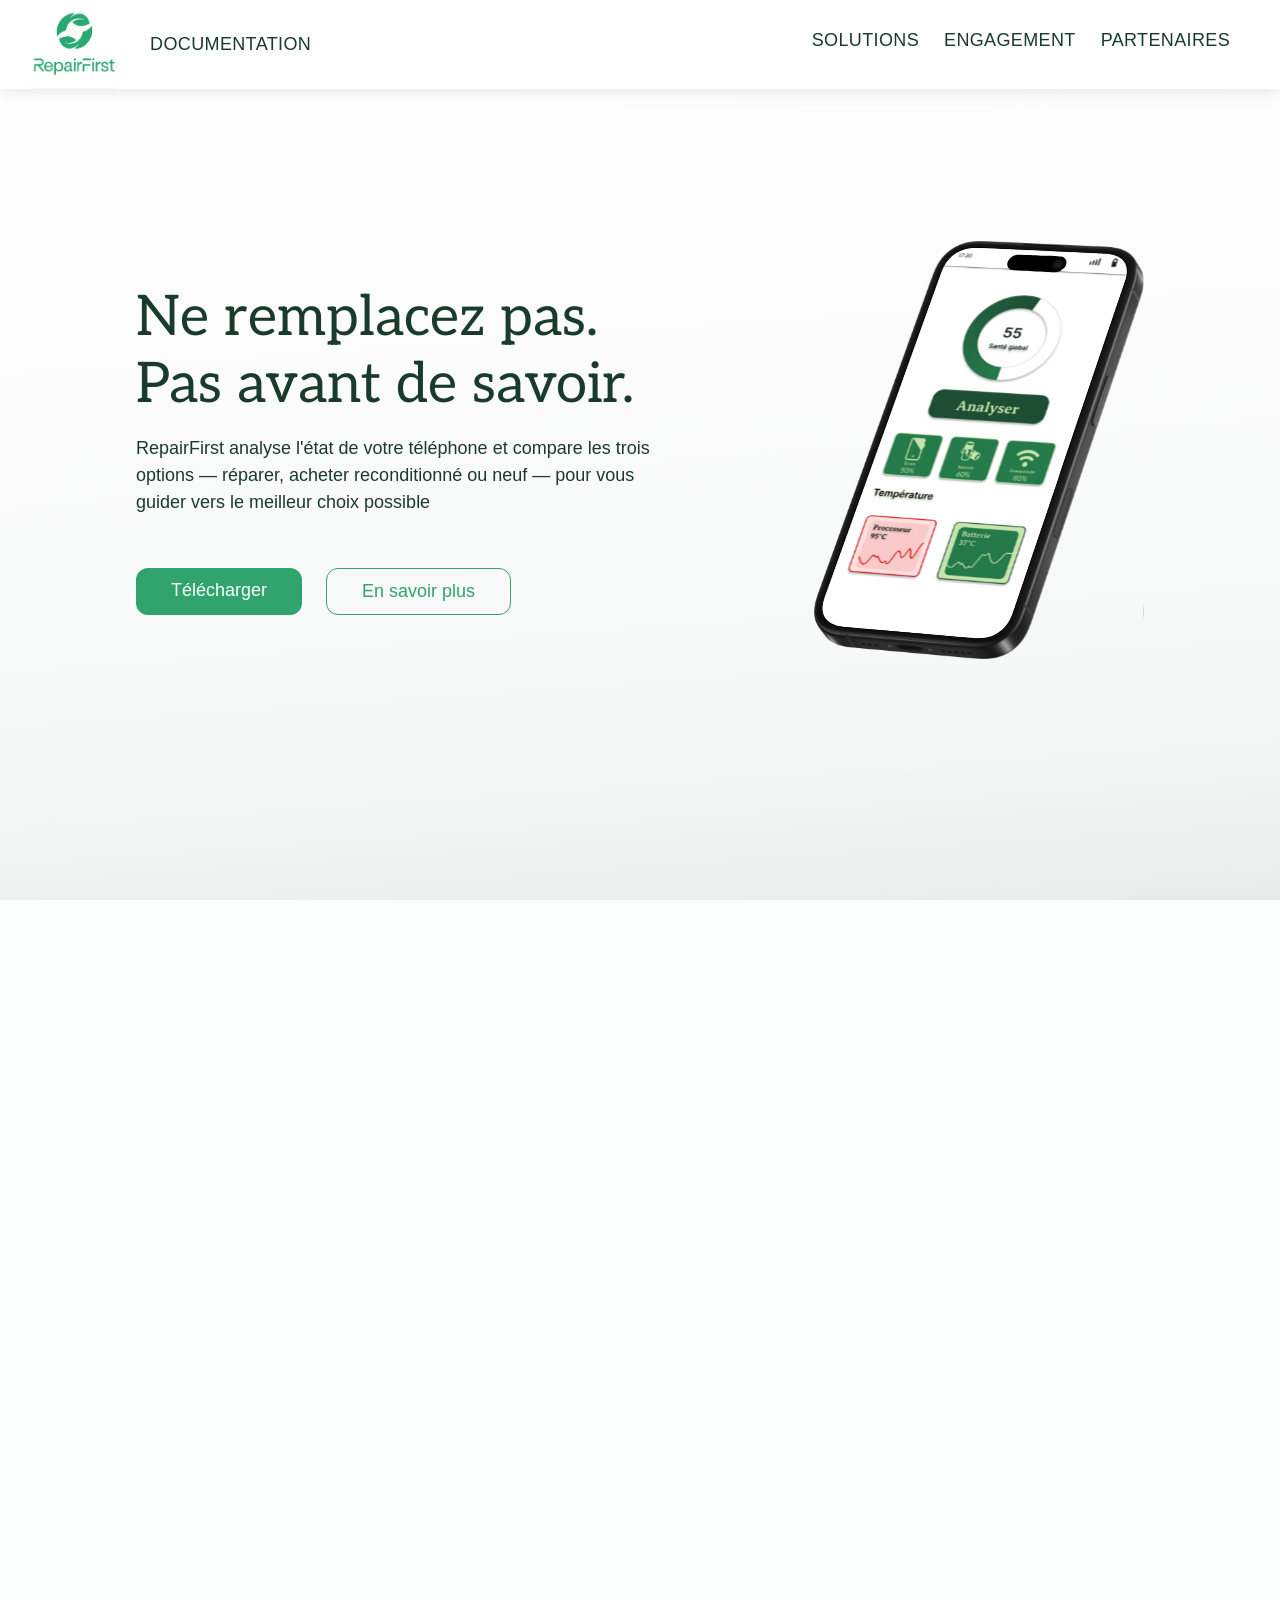
<file: index.html>
<!DOCTYPE html>
<html lang="en">

<head>
    <meta charset="UTF-8">
    <meta name="viewport" content="width=device-width, initial-scale=1.0">
    <link rel="stylesheet" href="style.css">

    <!--police-->
    <link rel="preconnect" href="https://fonts.googleapis.com">
    <link rel="preconnect" href="https://fonts.gstatic.com" crossorigin>
    <link
        href="https://fonts.googleapis.com/css2?family=Aleo:ital,wght@0,100..900;1,100..900&family=Lilita+One&display=swap"
        rel="stylesheet">

    <title>Accueil</title>
</head>

<body>
    <!--header siham  -->
    <header>
        <div class="div-nav">
            <div class="logo-container">
                <img class="img-logo" src="./assets/header/image.png" alt="logo">
                <a class="lien" href="documentation.html">Documentation</a>
            </div>
            <nav>
                <a class="lien" href="#solutions">Solutions</a>
                <a class="lien" href="#engagement">Engagement</a>
                <a class="lien" href="#partenaires">Partenaires</a>
            </nav>
        </div>
        <div class="hero section-padding">
            <div class="container">
                <div class="div-hero">
                    <h1>Ne remplacez pas. Pas avant de savoir.</h1>
                    <p>RepairFirst analyse l'état de votre téléphone et compare les trois options
                        — réparer, acheter reconditionné ou neuf — pour vous guider vers le meilleur choix possible</p>
                    <div class="div-button">
                        <a class="button" href="#telechargement">Télécharger</a>
                        <a class="button secondary" href="">En savoir plus</a>
                    </div>
                </div>
                <img src="./assets/header/mockup.svg" alt="image de l'application analyse de santé" class="img-hero">
            </div>
        </div>
    </header>

    <!-- section problematique siham -->
    <section id="problematique" class="section-padding bg-green section-cacher">
        <div class="container">
            <h2>Face à un appareil défectueux, que faire?</h2>
            <p>Chaque année, des millions de téléphones sont remplacés alors qu'une simple réparation aurait suffi.
                Le problème n'est pas le manque de solutions mais manque d'informations.</p>
        </div>
    </section>

    <!-- section solution  fatima  -->
    <section id="solutions" class="section-padding section-cacher">
        <div class="container">
            <h2>Notre solution</h2>
            <p class="paragraphe-solution">Une seule application. Toutes les solutions.</p>
            <div class="card-container">
                <div class="card">
                    <img class="img-card" src="./assets/section-solutions/image-analysisSante.svg"
                        alt="image-analysisSante">
                    <h3>Analyse de votre appareil</h3>
                    <p>Identifier rapidement l'état de votre téléphone et les composants qui nécessitent d’étre
                        remplacés.
                    </p>
                </div>

                <div class="card">
                    <img class="img-card" src="./assets/section-solutions/image_too-many-options.svg"
                        alt="image_too-many-options">
                    <h3>Comparaison des options</h3>
                    <p> Informer sur les trois options côte à côte avec tous les indicateurs qui comptent : score
                        global, impact CO₂, prix et plus encore.</p>
                </div>
            </div>

        </div>

    </section>
    <!-- Remplace tes h3 dans la section #preuve par : -->

    <!-- Section preuve fatima -->
    <section id="preuve" class="bg-green section-padding section-cacher">
        <div class="container">
            <h2>Ce que notre application RepairFirst a permis</h2>

            <div class="card-container">
                <!-- petite card -->
                <div class="card">
                    <img class="img-preuve" src="./assets/section-preuves/matierePremiere.svg" alt="matierePremiere">
                    <div>
                        <h3><span data-target="500" data-prefix="- " data-suffix=" T">500 T</span></h3>
                        <p class="p-preuve">de matières premières économisées</p>

                    </div>
                </div>
                <!-- petite card -->
                <div class="card">
                    <img class="img-preuve" src="./assets/section-preuves/co2.svg" alt="co2">
                    <div>
                        <h3><span data-target="200000" data-prefix="-" data-suffix=" kg">200 000 kg</span></h3>
                        <p class="p-preuve">dioxide de carbonne non émis</p>

                    </div>
                </div>
                <!-- petite card -->
                <div class="card">
                    <img class="img-preuve" src="./assets/section-preuves/smartphone.svg" alt="smartphone">
                    <div>
                        <h3><span data-target="158000">158 000</span></h3>
                        <p class="p-preuve">appareils réparés</p>

                    </div>
                </div>

                <!-- card large -->
                <div class="card large">
                    <img src="./assets/section-preuves/franceAmacron.svg" alt="franceAmacron">
                    <div>
                        <div class="valeur">
                            <h3><span data-target="204" data-suffix=" magasins agréés">204 magasins agréés</span></h3>
                            <img class="img-preuve" src="./assets/section-preuves/badgeCheck.svg" alt="badgeCheck">

                        </div>
                        <p class="p-preuve">Un aperçu de nos magasins partenaires</p>
                    </div>
                </div>
            </div>

        </div>
    </section>



    <!-- Section engagement siham -->
    <section id="engagement" class="section-padding section-cacher">
        <div class="container div-engagement">
            <h2>Une consommation plus responsable</h2>
            <p>Nous vous promettons de vous aider à consommer plus responsablement.</p>
            <div class="div-card-engagement">
                <div class="card-container">
                    <div class="card-engagement">
                        <img src="./assets/section-engagement/image-certification_oqiz.svg" alt="image certfication"
                            class="icon-card-engagement">
                        <p class="p-engagement">Nous vous offrons une vision claire de l'état de votre téléphone et des
                            différentes solutions qui s'offrent à vous.</p>
                    </div>
                    <div class="card-engagement">
                        <img src="./assets/section-engagement/image-analyze.svg" alt="image analyse"
                            class="icon-card-engagement">
                        <p class="p-engagement"> Lorsque le remplacement est nécessaire, nous favorisons le réemploi et
                            le don afin de limiter le gaspillage électronique.</p>
                    </div>
                    <div class="card-engagement">
                        <img src="./assets/section-engagement/image_handshake.svg" alt="image serrage de main"
                            class="icon-card-engagement">
                        <p class="p-engagement">Nous accédons à des réparateurs partenaires sélectionnés pour leur expertise,
                            leurs tarifs justes et la qualité de leurs composants.</p>
                    </div>
                    <div class="card-engagement">
                        <img src="./assets/section-engagement/image-agreement.svg" alt="image accord"
                            class="icon-card-engagement">
                        <p class="p-engagement"> Nous vous aidons à adopter des habitudes de consommation plus durables
                            sans compliquer votre quotidien.</p>
                    </div>
                </div>
                <img src="./assets/section-engagement/Black-Titanium.png" alt="image interfaces de l'application"
                    class="img-engagement">
            </div>

        </div>
    </section>
    <!-- Section partenaires fatima -->
    <section id="partenaires" class="bg-green section-padding section-cacher">
        <div class="container div-partenaire ">
            <h2>Nos partenaires</h2>
            <div class="fenetre-partenaires">
                <div id="defilement-partenaires">
                </div>
            </div>
        </div>
    </section>


    <!-- Section telechargement siham -->
    <section id="telechargement" class="section-padding section-cacher">
        <div class="container bg-green div-telecharger">
            <div class="div-download">
                <h2>Télécharger l’app</h2>
                <p>Prêt à découvrir la meilleure option pour votre téléphone ?</p>
                <div class="">
                    <img src="./assets/section-telechargement/button-appstore.png" alt="" class="button-telechargement">
                    <img src="./assets/section-telechargement/button-googlestore.png" alt=""
                        class="button-telechargement">
                </div>
            </div>
            <img src="./assets/section-telechargement/mockuphand.png" alt="image interface comparatif"
                class="img-telechargement">
        </div>
    </section>


    <!-- Section footer fatima -->
    <section id="" class="sec-footer section-cacher">

        <div class="container">
            <div>
                <a href=""></a>
                <a href=""></a>
                <a href=""></a>

            </div>


            <div class="div-form">
                <label class="from">Votre message</label>
                <input type="text" placeholder="">
                <button>ENVOYER</button>
            </div>


            <p class="p-footer">Une question, une suggestion ou simplement envie d'en savoir plus ?</p>
            <p class="p-footer">
                Notre équipe est à votre disposition pour répondre à vos questions et vous accompagner dans votre
                démarche vers une consommation plus responsable.
                <br>N'hésitez pas à nous contacter.
            </p>

            <div class="contact">
                <p><strong>Nos contacts :</strong></p>
                <p>Tél : +33634896712</p>
                <p>Mail : Repair1st.contact@gmail.com</p>
            </div>

            <p class="p-footer-fin">© 2026 Copyright: RepairFirst.com</p>

        </div>
    </section>


    <script src="script.js"></script>
</body>

</html>
</file>
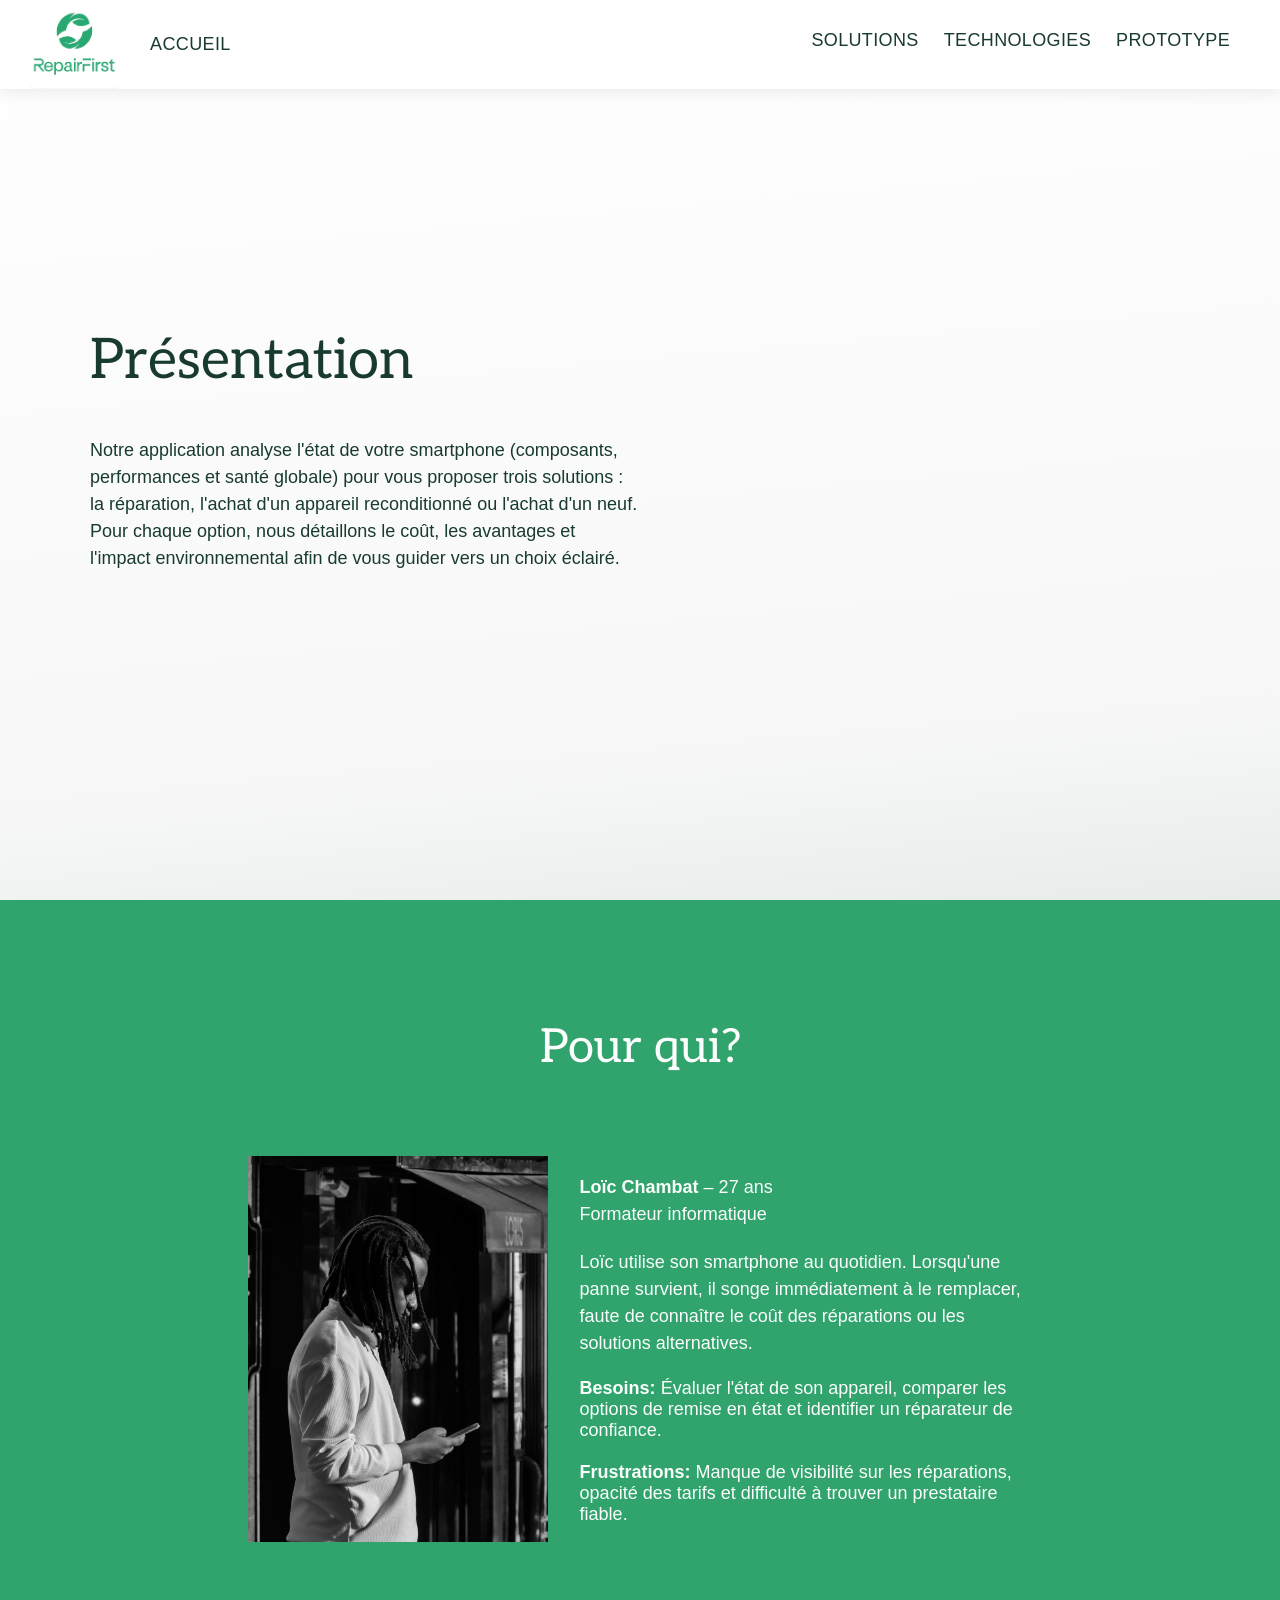
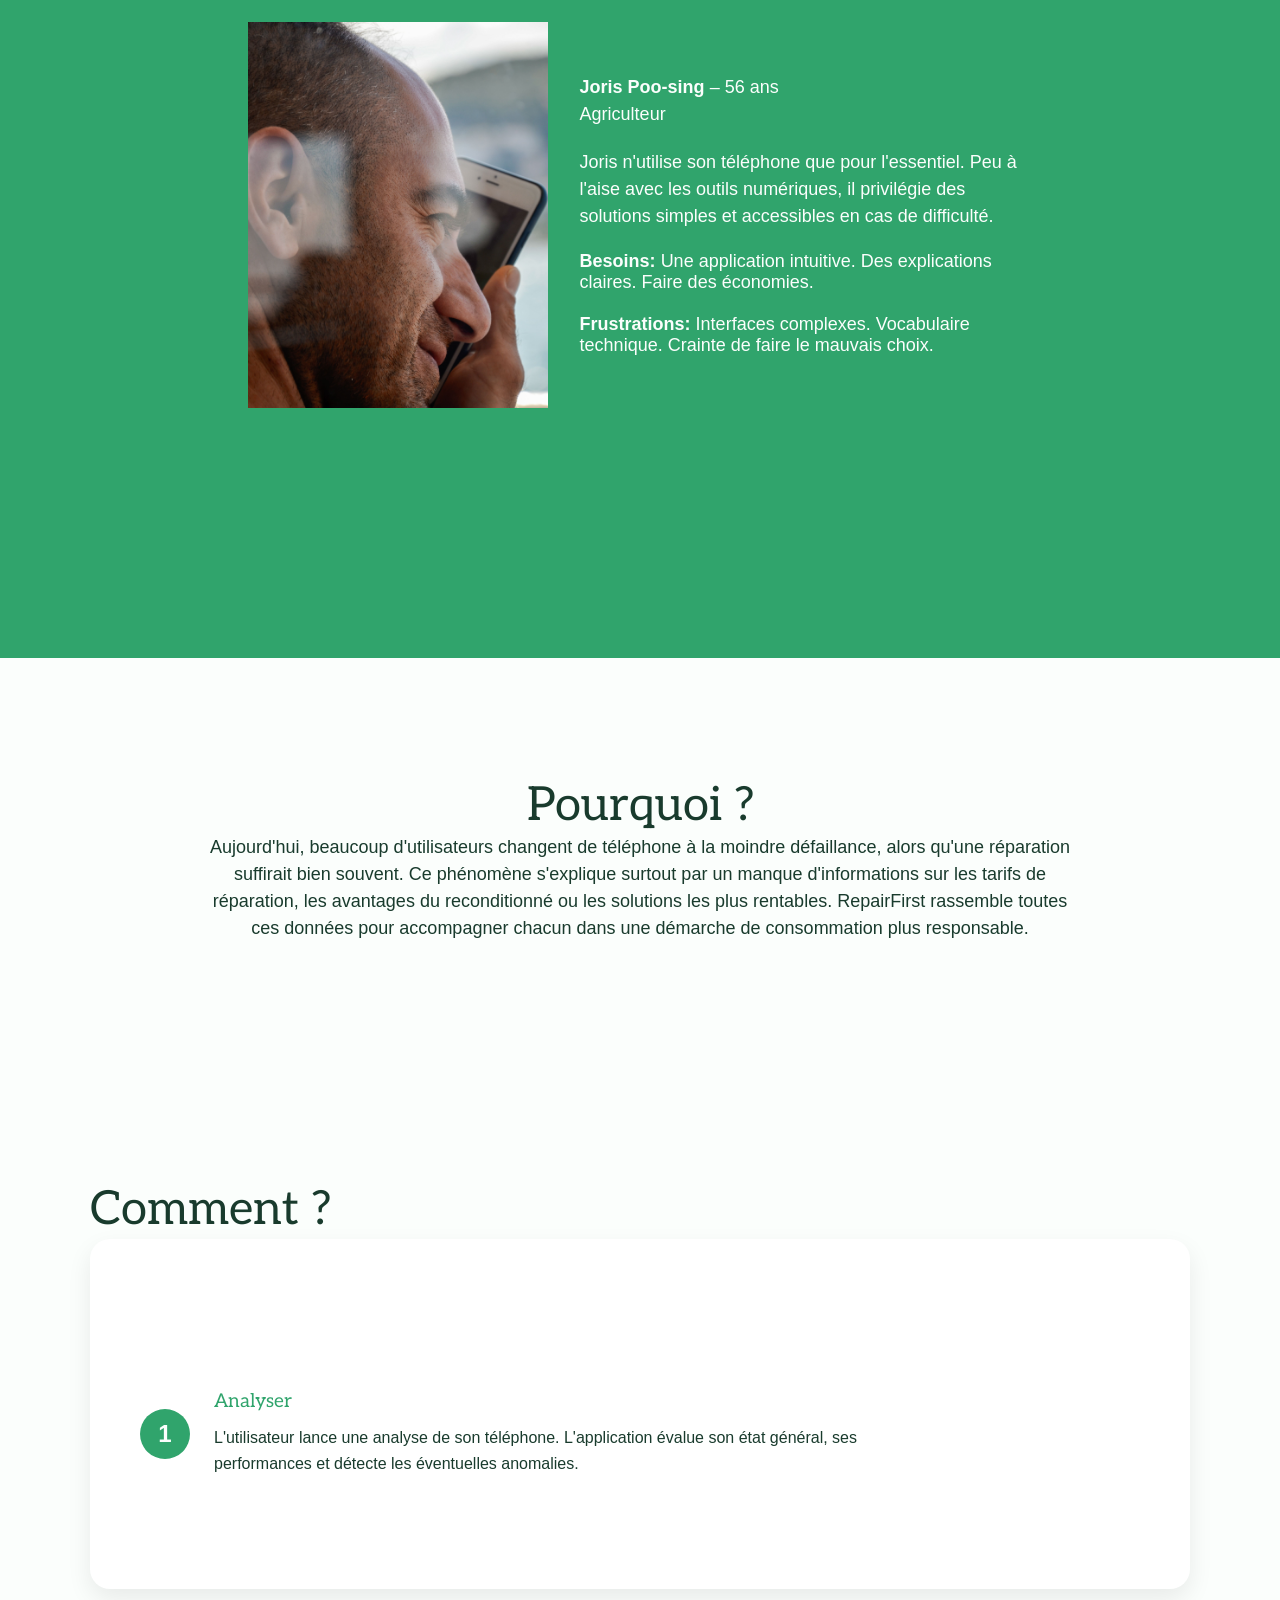
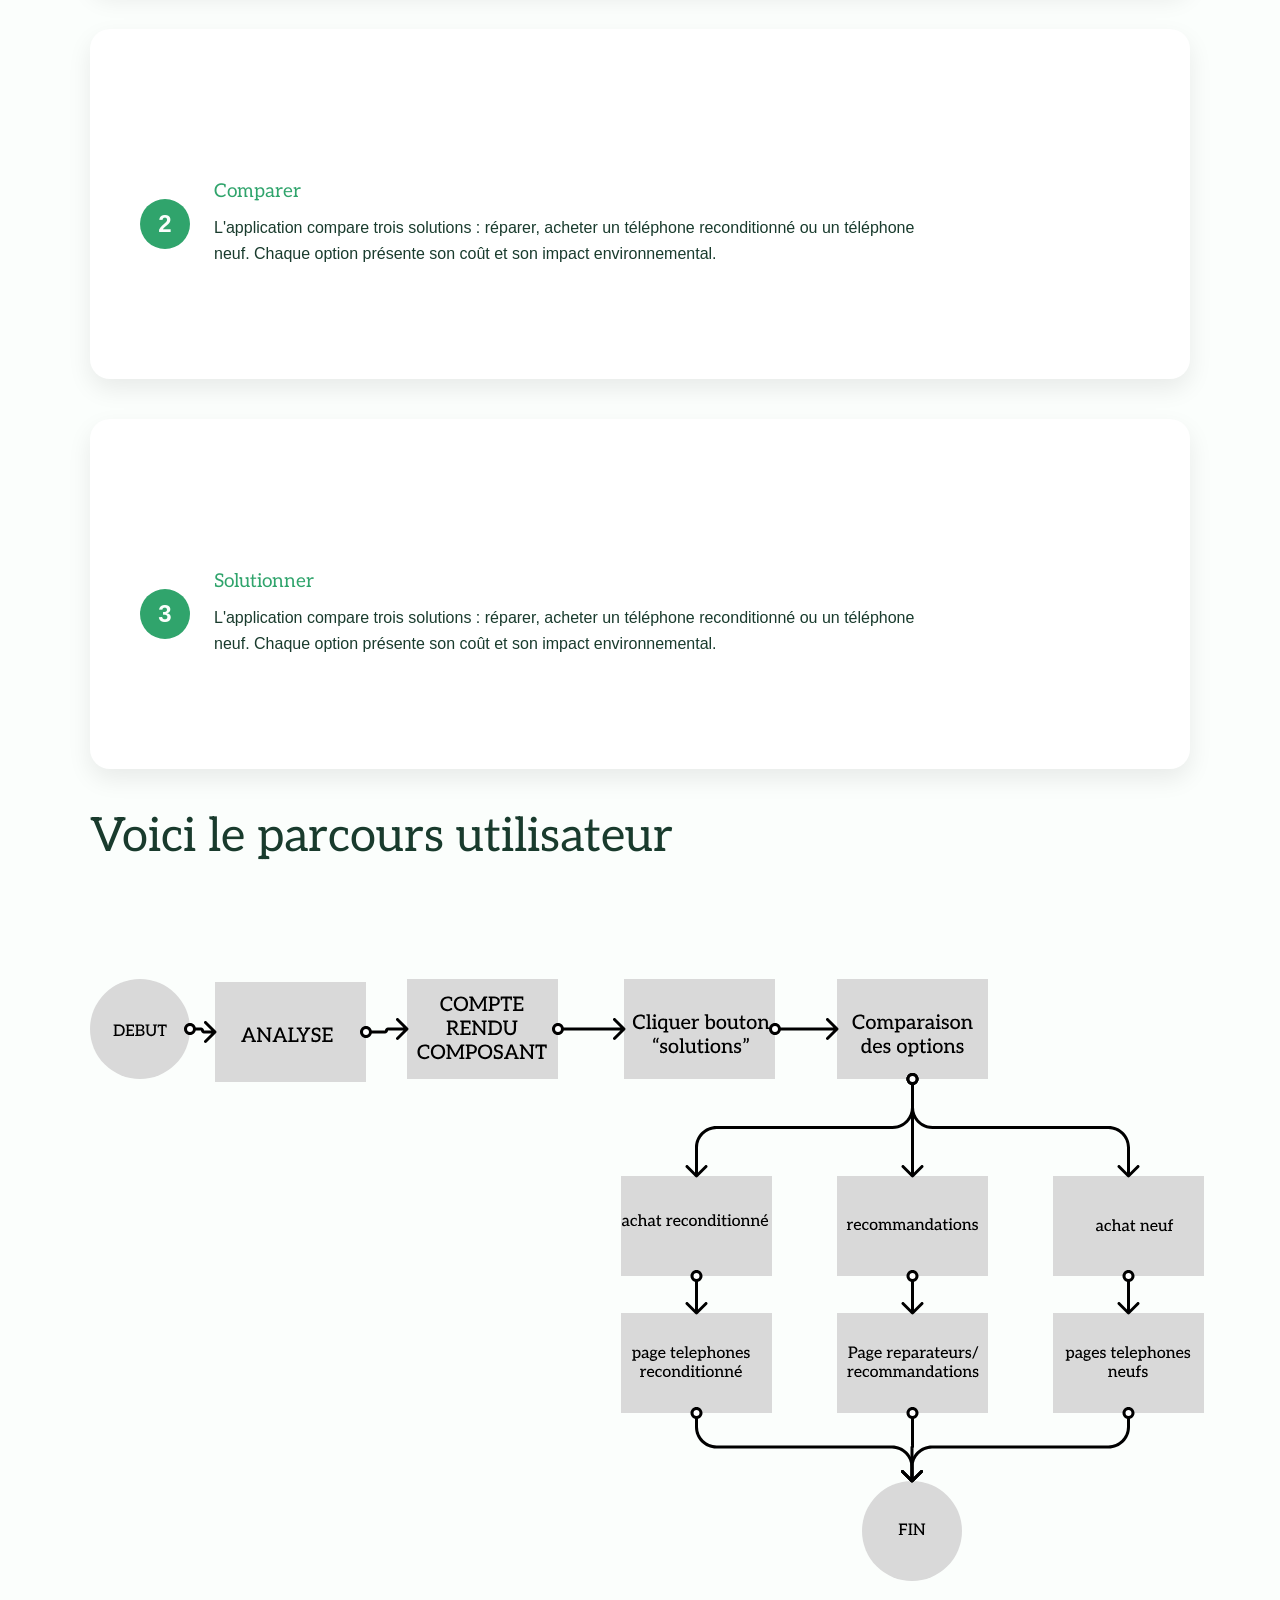
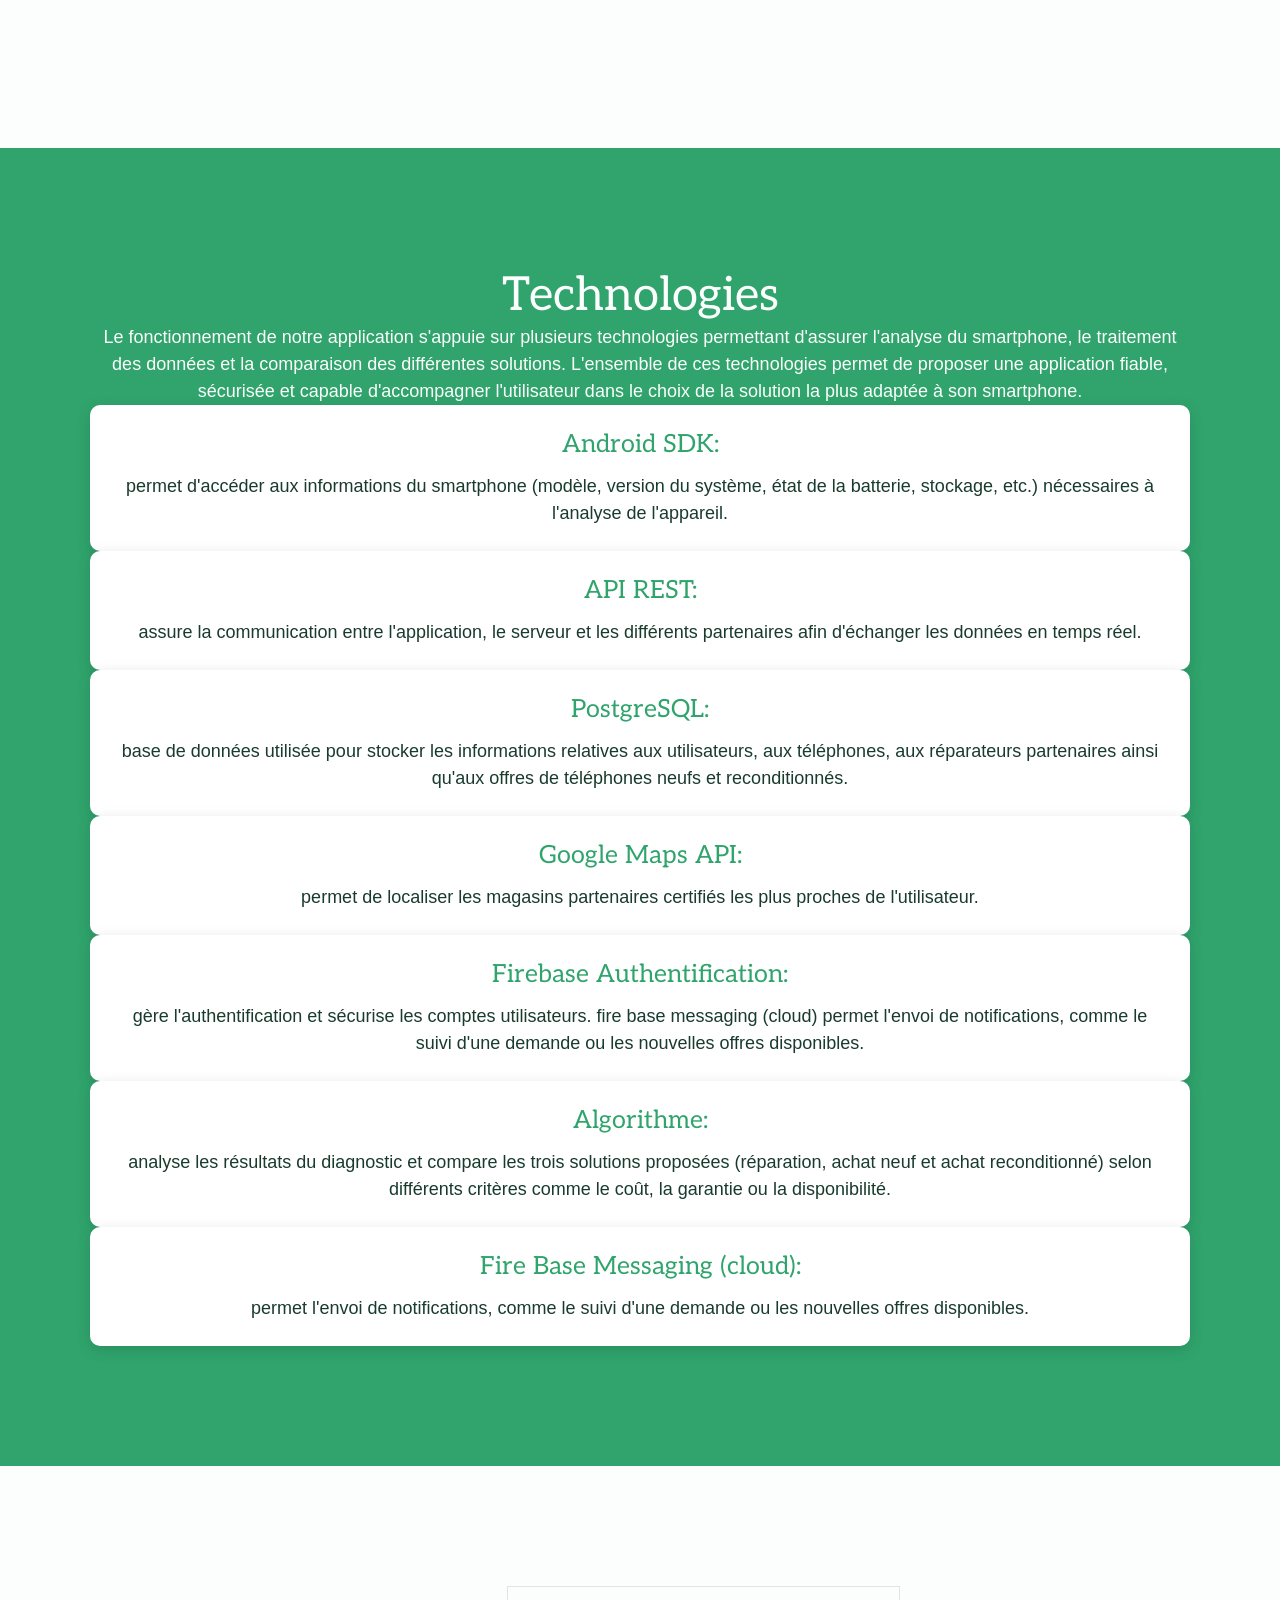
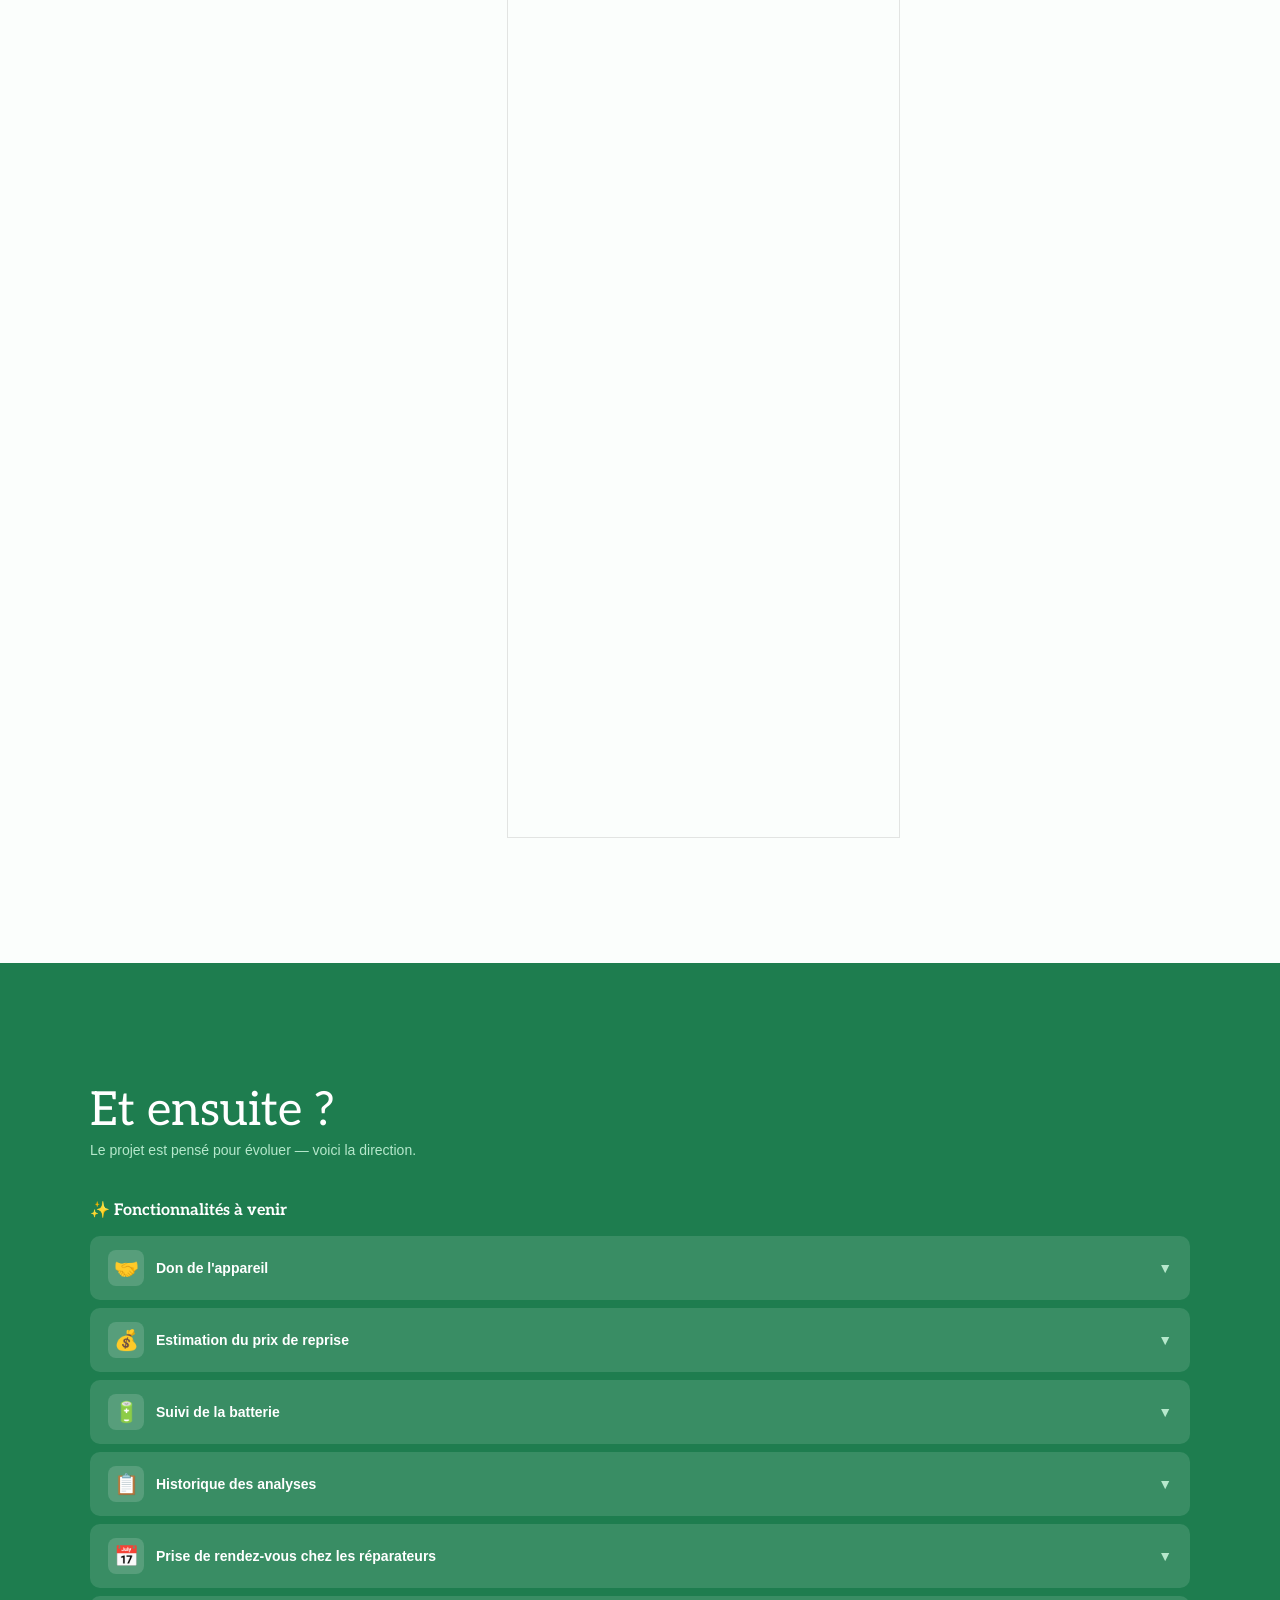
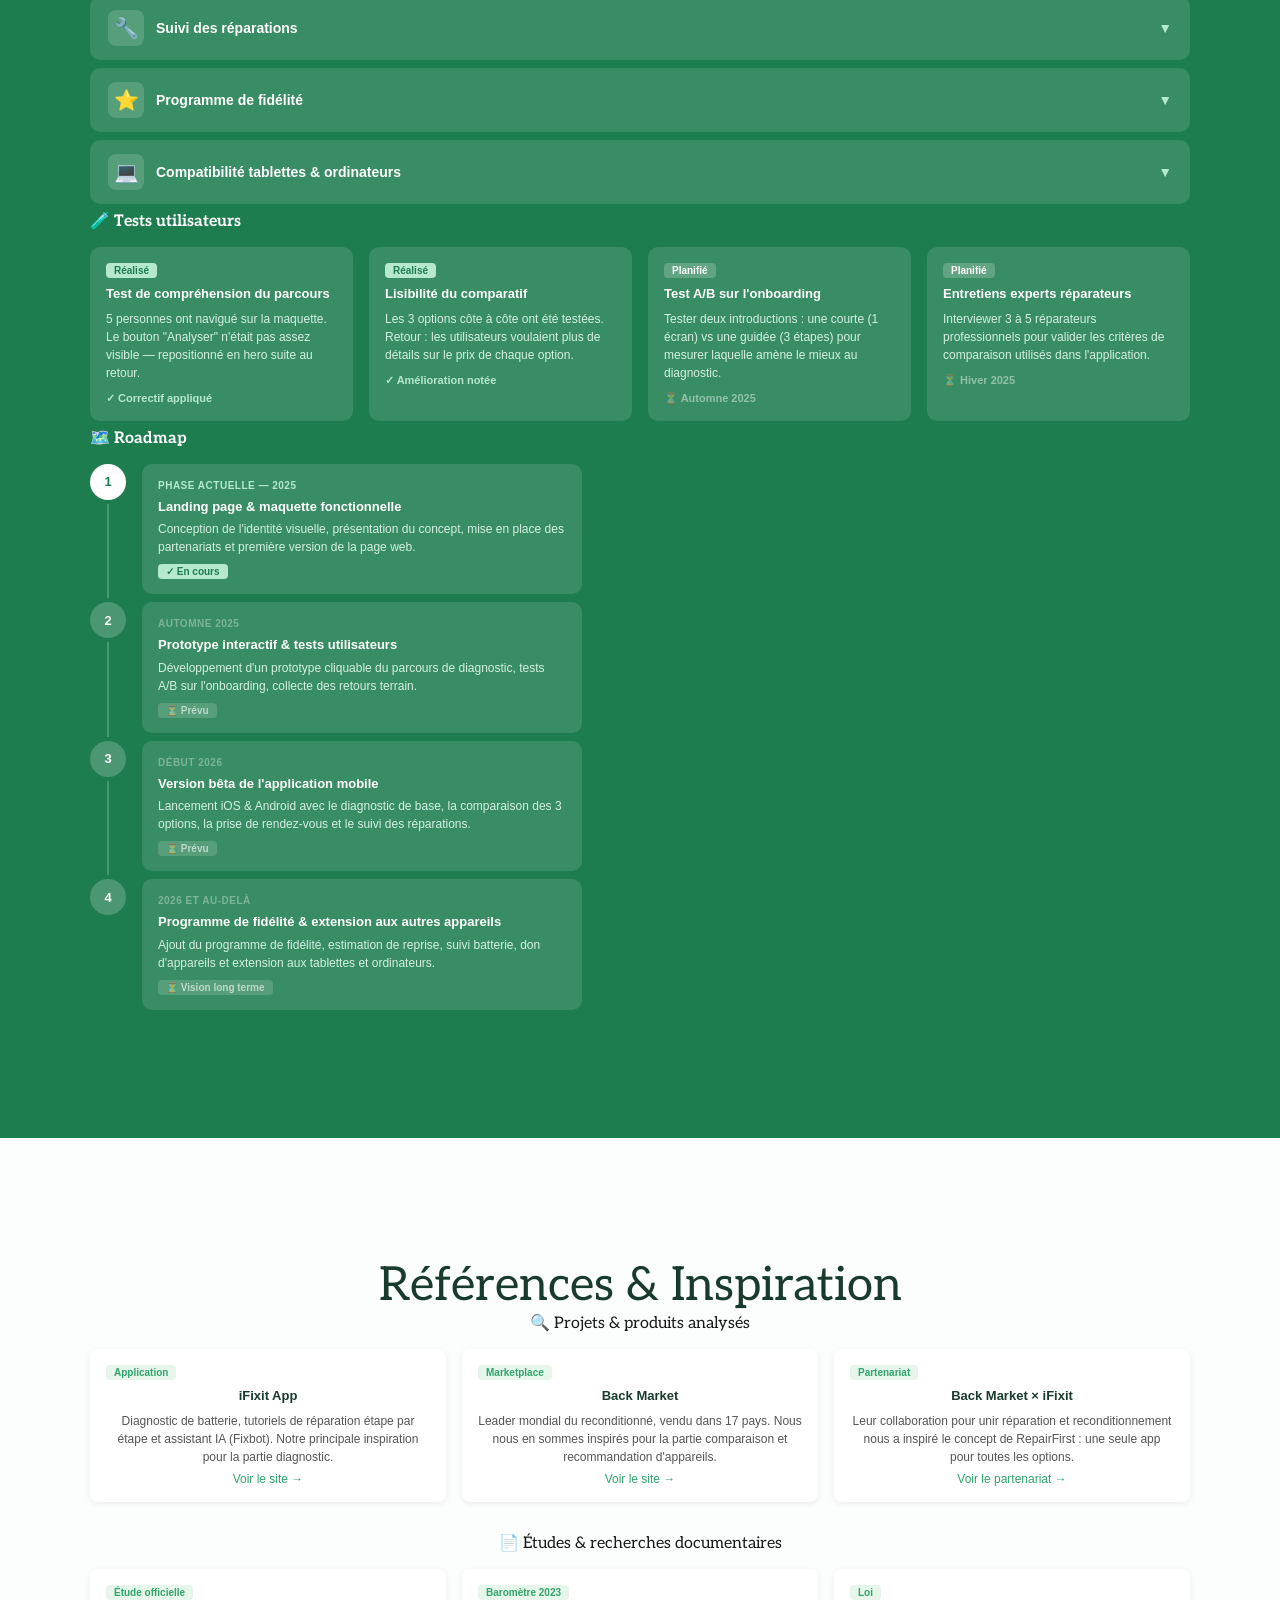
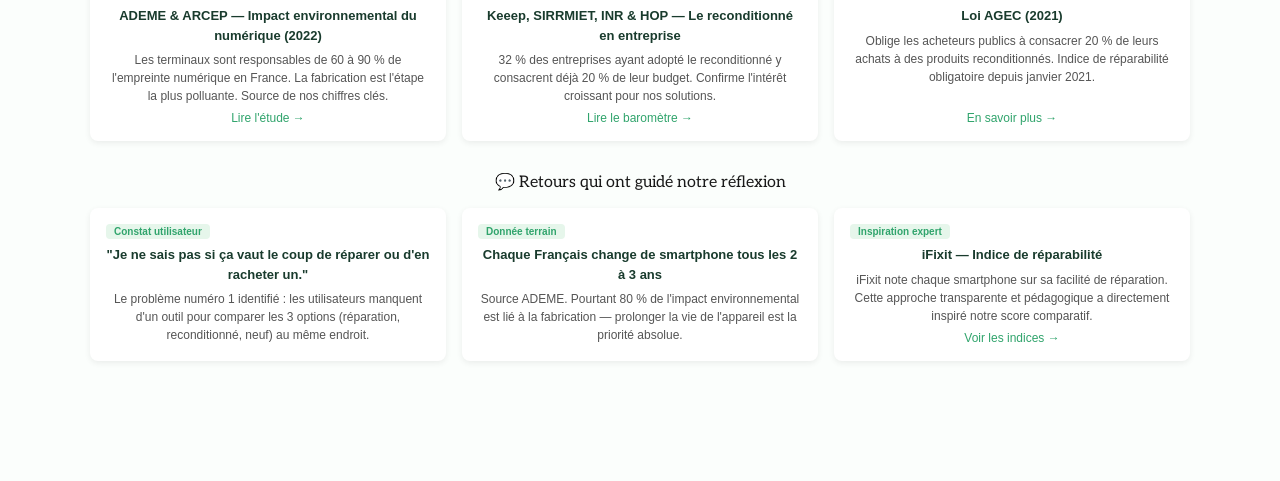
<file: documentation.html>
<!DOCTYPE html>
<html lang="fr">

<head>
    <meta charset="UTF-8">
    <meta name="viewport" content="width=device-width, initial-scale=1.0">
    <link rel="stylesheet" href="style.css">

    <!--police-->
    <link rel="preconnect" href="https://fonts.googleapis.com">
    <link rel="preconnect" href="https://fonts.gstatic.com" crossorigin>
    <link
        href="https://fonts.googleapis.com/css2?family=Aleo:ital,wght@0,100..900;1,100..900&family=Lilita+One&display=swap"
        rel="stylesheet">

    <title>Documentation Page</title>
</head>

<body>
    <header>
        <div class="div-nav">

            <div class="logo-container">
                <img class="img-logo" src="./assets/header/image.png" alt="logo">
                <a class="lien" href="index.html">Accueil</a>
            </div>
            <nav>
                <a class="lien" href="#problematique">Solutions</a>
                <a class="lien" href="#engagement">Technologies</a>
                <a class="lien" href="#partenaires">Prototype</a>
            </nav>
        </div>
        <div class="introduction section-padding">
            <div class="container">
                <div class="div-introduction">
                    <h1>Présentation</h1>
                    <p>
                        Notre application analyse l'état de votre smartphone (composants, performances et santé globale)
                        pour vous proposer trois solutions : la réparation, l'achat d'un appareil reconditionné ou
                        l'achat d'un neuf. Pour chaque option, nous détaillons le coût, les avantages et l'impact
                        environnemental afin de vous guider vers un choix éclairé.
                    </p>
                </div>

            </div>
        </div>
    </header>
    <!-- cible -->
    <section id="cible container" class="bg-green section-padding">
        <div class="div-cible">
            <div>
                <div class="div-cible-title">
                    <h2>Pour qui?</h2>
                </div>
                <div class="div-persona">
                    <img src="./assets/homme.jpg">
                    <div class="content-persona">
                        <p><strong>Loïc Chambat </strong> – 27 ans</p>
                        <p>Formateur informatique</p>
                        <br>
                        <p>
                            Loïc utilise son smartphone au quotidien. Lorsqu'une panne survient, il songe immédiatement
                            à le remplacer, faute de connaître le coût des réparations ou les solutions alternatives.
                        </p>
                        <br>
                        <strong>Besoins: </strong>
                        Évaluer l'état de son appareil, comparer les options de remise en état et identifier un
                        réparateur de confiance.
                        </br>
                        <br>
                        <strong>Frustrations: </strong>
                        Manque de visibilité sur les réparations, opacité des tarifs et difficulté à trouver un
                        prestataire fiable.
                        </br>
                        </p>

                    </div>
                </div>
                <div class="div-persona">
                    <img src="./assets/hommeChauve.jpg">
                    <div class="content-persona">
                        <p><strong>Joris Poo-sing </strong> – 56 ans</p>
                        <p>Agriculteur</p>
                        <br>
                        <p>
                            Joris n'utilise son téléphone que pour l'essentiel. Peu à l'aise avec les outils numériques,
                            il privilégie des solutions simples et accessibles en cas de difficulté.
                        </p>
                        <br>
                        <strong>Besoins: </strong>
                        Une application intuitive.
                        Des explications claires.
                        Faire des économies.
                        </br>
                        <br>
                        <strong>Frustrations: </strong>
                        Interfaces complexes.
                        Vocabulaire technique.
                        Crainte de faire le mauvais choix.
                        </br>
                        </p>

                    </div>
                </div>
            </div>
        </div>
    </section>

    <section id="problematique" class="section-padding">
        <div class="container">
            <h2>Pourquoi ?</h2>
            <p>
                Aujourd'hui, beaucoup d'utilisateurs changent de téléphone à la moindre défaillance, alors qu'une
                réparation suffirait bien souvent. Ce phénomène s'explique surtout par un manque d'informations sur les
                tarifs de réparation, les avantages du reconditionné ou les solutions les plus rentables. RepairFirst
                rassemble toutes ces données pour accompagner chacun dans une démarche de consommation plus responsable.
            </p>
        </div>
    </section>

    <section id="preuve" class="section-padding">
        <div class="container">
            <h2>Comment ?</h2>
            <div class="prototype-etape">
                <div class="etape">
                    <div class="etape-nombre">1</div>
                    <div class="etape-content">
                        <h3>Analyser</h3>
                        <p>L'utilisateur lance une analyse de son téléphone. L'application évalue son état général, ses
                            performances et détecte les éventuelles anomalies.</p>
                    </div>
                </div>
                <img src="assets/analysersvg.svg" alt="" class="etape-image">
            </div>
            <div class="prototype-etape">
                <div class="etape">
                    <div class="etape-nombre">2</div>
                    <div class="etape-content">
                        <h3>Comparer</h3>
                        <p>L'application compare trois solutions : réparer, acheter un téléphone reconditionné ou un
                            téléphone neuf. Chaque option présente son coût et son impact environnemental.</p>
                    </div>
                </div>
                <img src="assets/comparersvg.svg" alt="" class="etape-image">
            </div>
            <div class="prototype-etape">
                <div class="etape">
                    <div class="etape-nombre">3</div>
                    <div class="etape-content">
                        <h3>Solutionner</h3>
                        <p>L'application compare trois solutions : réparer, acheter un téléphone reconditionné ou un
                            téléphone neuf. Chaque option présente son coût et son impact environnemental.</p>
                    </div>
                </div>
                <img src="assets/solutionner.svg" alt="" class="etape-image">
            </div>

            <h2>Voici le parcours utilisateur</h2>
            <img src="assets/userflowsvg.svg" alt="" class="parcours-image">
        </div>
    </section>

    <section id="engagement" class="section-padding bg-green">
        <div class="container">
            <h2>Technologies</h2>
            <p>Le fonctionnement de notre application s'appuie sur plusieurs technologies permettant d'assurer l'analyse
                du smartphone, le traitement des données et la comparaison des différentes solutions. L'ensemble de ces
                technologies permet de proposer une application fiable, sécurisée et capable
                d'accompagner l'utilisateur dans le choix de la solution la plus adaptée à son smartphone.</p>
            <div class="">
                <div class="card">
                    <h3>Android SDK:</h3>
                    <p>permet d'accéder aux informations du smartphone (modèle, version du système, état de la batterie,
                        stockage, etc.) nécessaires à l'analyse de l'appareil.</p>
                </div>
                <div class="card">
                    <h3>API REST:</h3>
                    <p>assure la communication entre l'application, le serveur et les différents partenaires afin
                        d'échanger les données en temps réel.</p>
                </div>
                <div class="card">
                    <h3>PostgreSQL:</h3>
                    <p>base de données utilisée pour stocker les informations relatives aux utilisateurs, aux
                        téléphones, aux réparateurs partenaires ainsi qu'aux offres de téléphones neufs et
                        reconditionnés.</p>
                </div>
                <div class="card">
                    <h3>Google Maps API:</h3>
                    <p>permet de localiser les magasins partenaires certifiés les plus proches de l'utilisateur.</p>
                </div>
                <div class="card">
                    <h3>Firebase Authentification:</h3>
                    <p>gère l'authentification et sécurise les comptes utilisateurs.
                        fire base messaging (cloud) permet l'envoi de notifications, comme le suivi d'une demande ou les
                        nouvelles offres disponibles.</p>
                </div>
                <div class="card">
                    <h3>Algorithme:</h3>
                    <p>analyse les résultats du diagnostic et compare les trois solutions proposées (réparation, achat
                        neuf et achat reconditionné) selon différents critères comme le coût, la garantie ou la
                        disponibilité.</p>
                </div>
                <div class="card">
                    <h3>Fire Base Messaging (cloud):</h3>
                    <p>permet l'envoi de notifications, comme le suivi d'une demande ou les nouvelles offres
                        disponibles.
                    </p>
                </div>
            </div>
        </div>
    </section>

    <section id="partenaires">
        <div class="container section-padding">
            <div class="prototype-div">
                <iframe style="border: 1px solid rgba(0, 0, 0, 0.1);" width="393" height="852"
                    src="https://embed.figma.com/proto/GgjqPPrNFf0YNa5j1uYvsF/UserFlow?node-id=241-350&viewport=-1165%2C-1046%2C0.34&scaling=scale-down&content-scaling=fixed&starting-point-node-id=241%3A350&page-id=197%3A397&embed-host=share"
                    allowfullscreen>
                </iframe>
            </div>
    </section>

    <!-- alors desole mais comme il rester 2h et que cette section n'a pas ete explorer mais qu'on dois finalement la mettre je me suis aide de l'ia -->

    <section id="evolutions" class="section-padding ">
        <div class="container">
            <h2 class="ensuite">Et ensuite ?</h2>
            <p class="sous-titre">Le projet est pensé pour évoluer — voici la direction.</p>

            <div class="div-evolutions">





                <div>
                    <h3 class="titre-bloc">✨ Fonctionnalités à venir</h3>
                    <div class="accordeon">

                        <div class="accordeon">

                            <details class="accordeon-item">
                                <summary class="accordeon-header">
                                    <span class="emoji-feature">🤝</span>
                                    <span class="titre-feature">Don de l'appareil</span>
                                </summary>
                                <p class="accordeon-body">Si l'utilisateur décide de racheter un nouveau téléphone,
                                    l'app l'oriente vers des solutions de don — Emmaüs, associations locales — pour
                                    éviter que l'ancien appareil finisse dans un tiroir.</p>
                            </details>

                            <details class="accordeon-item">
                                <summary class="accordeon-header">
                                    <span class="emoji-feature">💰</span>
                                    <span class="titre-feature">Estimation du prix de reprise</span>
                                </summary>
                                <p class="accordeon-body">Avant de décider, l'utilisateur peut estimer ce que vaut son
                                    appareil en reprise sur Back Market ou en échange en magasin, pour mieux comparer
                                    avec le coût d'une réparation.</p>
                            </details>

                            <details class="accordeon-item">
                                <summary class="accordeon-header">
                                    <span class="emoji-feature">🔋</span>
                                    <span class="titre-feature">Suivi de la batterie</span>
                                </summary>
                                <p class="accordeon-body">Un suivi régulier de l'état de la batterie avec alertes quand
                                    le niveau d'usure atteint un seuil critique, pour anticiper le remplacement avant la
                                    panne.</p>
                            </details>

                            <details class="accordeon-item">
                                <summary class="accordeon-header">
                                    <span class="emoji-feature">📋</span>
                                    <span class="titre-feature">Historique des analyses</span>
                                </summary>
                                <p class="accordeon-body">Retrouver toutes les analyses passées de son appareil pour
                                    suivre son évolution dans le temps et comparer les résultats entre deux diagnostics.
                                </p>
                            </details>

                            <details class="accordeon-item">
                                <summary class="accordeon-header">
                                    <span class="emoji-feature">📅</span>
                                    <span class="titre-feature">Prise de rendez-vous chez les réparateurs</span>
                                </summary>
                                <p class="accordeon-body">Directement depuis l'app, l'utilisateur choisit un réparateur
                                    partenaire proche de chez lui et réserve un créneau sans avoir à appeler ou se
                                    déplacer.</p>
                            </details>

                            <details class="accordeon-item">
                                <summary class="accordeon-header">
                                    <span class="emoji-feature">🔧</span>
                                    <span class="titre-feature">Suivi des réparations</span>
                                </summary>
                                <p class="accordeon-body">Un statut en temps réel de la réparation en cours : déposé, en
                                    cours de diagnostic, pièce commandée, prêt à récupérer. Comme un suivi de colis,
                                    mais pour son téléphone.</p>
                            </details>

                            <details class="accordeon-item">
                                <summary class="accordeon-header">
                                    <span class="emoji-feature">⭐</span>
                                    <span class="titre-feature">Programme de fidélité</span>
                                </summary>
                                <p class="accordeon-body">Chaque réparation ou don d'appareil rapporte des points
                                    convertibles en réduction chez les réparateurs partenaires. Réparer devient aussi
                                    une décision économiquement avantageuse.</p>
                            </details>

                            <details class="accordeon-item">
                                <summary class="accordeon-header">
                                    <span class="emoji-feature">💻</span>
                                    <span class="titre-feature">Compatibilité tablettes & ordinateurs</span>
                                </summary>
                                <p class="accordeon-body">Étendre le diagnostic et le comparateur à d'autres appareils
                                    numériques : tablettes, ordinateurs portables, consoles — pour couvrir l'ensemble
                                    des équipements du foyer.</p>
                            </details>

                        </div>

                        <div>
                            <h3 class="titre-bloc">🧪 Tests utilisateurs</h3>
                            <div class="grille-tests">
                                <div class="card-test">
                                    <span class="tag-test tag-fait">Réalisé</span>
                                    <p class="nom-test">Test de compréhension du parcours</p>
                                    <p class="desc-test">5 personnes ont navigué sur la maquette. Le bouton "Analyser"
                                        n'était
                                        pas assez visible — repositionné en hero suite au retour.</p>
                                    <span class="badge-test vert">✓ Correctif appliqué</span>
                                </div>
                                <div class="card-test">
                                    <span class="tag-test tag-fait">Réalisé</span>
                                    <p class="nom-test">Lisibilité du comparatif</p>
                                    <p class="desc-test">Les 3 options côte à côte ont été testées. Retour : les
                                        utilisateurs
                                        voulaient plus de détails sur le prix de chaque option.</p>
                                    <span class="badge-test vert">✓ Amélioration notée</span>
                                </div>
                                <div class="card-test">
                                    <span class="tag-test tag-planifie">Planifié</span>
                                    <p class="nom-test">Test A/B sur l'onboarding</p>
                                    <p class="desc-test">Tester deux introductions : une courte (1 écran) vs une guidée
                                        (3
                                        étapes) pour mesurer laquelle amène le mieux au diagnostic.</p>
                                    <span class="badge-test gris">⏳ Automne 2025</span>
                                </div>
                                <div class="card-test">
                                    <span class="tag-test tag-planifie">Planifié</span>
                                    <p class="nom-test">Entretiens experts réparateurs</p>
                                    <p class="desc-test">Interviewer 3 à 5 réparateurs professionnels pour valider les
                                        critères
                                        de comparaison utilisés dans l'application.</p>
                                    <span class="badge-test gris">⏳ Hiver 2025</span>
                                </div>
                            </div>
                        </div>

                        <div>
                            <h3 class="titre-bloc">🗺️ Roadmap</h3>
                            <div class="roadmap">

                                <div class="etape-roadmap">
                                    <div class="etape-gauche">
                                        <div class="cercle">1</div>
                                        <div class="ligne-verticale"></div>
                                    </div>
                                    <div class="etape-droite">
                                        <p class="periode">Phase actuelle — 2025</p>
                                        <p class="titre-etape">Landing page & maquette fonctionnelle</p>
                                        <p class="desc-etape">Conception de l'identité visuelle, présentation du
                                            concept, mise
                                            en place des partenariats et première version de la page web.</p>
                                        <span class="badge-etape vert">✓ En cours</span>
                                    </div>
                                </div>

                                <div class="etape-roadmap">
                                    <div class="etape-gauche">
                                        <div class="cercle gris">2</div>
                                        <div class="ligne-verticale"></div>
                                    </div>
                                    <div class="etape-droite">
                                        <p class="periode grise">Automne 2025</p>
                                        <p class="titre-etape">Prototype interactif & tests utilisateurs</p>
                                        <p class="desc-etape">Développement d'un prototype cliquable du parcours de
                                            diagnostic,
                                            tests A/B sur l'onboarding, collecte des retours terrain.</p>
                                        <span class="badge-etape gris">⏳ Prévu</span>
                                    </div>
                                </div>

                                <div class="etape-roadmap">
                                    <div class="etape-gauche">
                                        <div class="cercle gris">3</div>
                                        <div class="ligne-verticale"></div>
                                    </div>
                                    <div class="etape-droite">
                                        <p class="periode grise">Début 2026</p>
                                        <p class="titre-etape">Version bêta de l'application mobile</p>
                                        <p class="desc-etape">Lancement iOS & Android avec le diagnostic de base, la
                                            comparaison
                                            des 3 options, la prise de rendez-vous et le suivi des réparations.</p>
                                        <span class="badge-etape gris">⏳ Prévu</span>
                                    </div>
                                </div>

                                <div class="etape-roadmap">
                                    <div class="etape-gauche">
                                        <div class="cercle gris">4</div>
                                    </div>
                                    <div class="etape-droite">
                                        <p class="periode grise">2026 et au-delà</p>
                                        <p class="titre-etape">Programme de fidélité & extension aux autres appareils
                                        </p>
                                        <p class="desc-etape">Ajout du programme de fidélité, estimation de reprise,
                                            suivi
                                            batterie, don d'appareils et extension aux tablettes et ordinateurs.</p>
                                        <span class="badge-etape gris">⏳ Vision long terme</span>
                                    </div>
                                </div>

                            </div>
                        </div>

                    </div>
                </div>
    </section>


    <!-- Section références -->
    <section id="references" class="section-padding">
        <div class="container">
            <h2>Références & Inspiration</h2>

            <div class="div-references">

                <!-- Bloc 1 : Projets similaires -->
                <div class="bloc-reference">
                    <h3 class="titre-ref">🔍 Projets & produits analysés</h3>
                    <div class="liste-ref">
                        <div class="card-ref">
                            <span class="tag-ref">Application</span>
                            <p class="nom-ref">iFixit App</p>
                            <p class="desc-ref">Diagnostic de batterie, tutoriels de réparation étape par étape et
                                assistant IA (Fixbot). Notre principale inspiration pour la partie diagnostic.</p>
                            <a class="lien-ref" href="https://fr.ifixit.com" target="_blank">Voir le site →</a>
                        </div>
                        <div class="card-ref">
                            <span class="tag-ref">Marketplace</span>
                            <p class="nom-ref">Back Market</p>
                            <p class="desc-ref">Leader mondial du reconditionné, vendu dans 17 pays. Nous nous en sommes
                                inspirés pour la partie comparaison et recommandation d'appareils.</p>
                            <a class="lien-ref" href="https://www.backmarket.fr" target="_blank">Voir le site →</a>
                        </div>
                        <div class="card-ref">
                            <span class="tag-ref">Partenariat</span>
                            <p class="nom-ref">Back Market × iFixit</p>
                            <p class="desc-ref">Leur collaboration pour unir réparation et reconditionnement nous a
                                inspiré le concept de RepairFirst : une seule app pour toutes les options.</p>
                            <a class="lien-ref" href="https://fr.ifixit.com/reparation-back-market-fr"
                                target="_blank">Voir le partenariat →</a>
                        </div>
                    </div>
                </div>

                <!-- Bloc 2 : Études & articles -->
                <div class="bloc-reference">
                    <h3 class="titre-ref">📄 Études & recherches documentaires</h3>
                    <div class="liste-ref">
                        <div class="card-ref">
                            <span class="tag-ref">Étude officielle</span>
                            <p class="nom-ref">ADEME & ARCEP — Impact environnemental du numérique (2022)</p>
                            <p class="desc-ref">Les terminaux sont responsables de 60 à 90 % de l'empreinte numérique en
                                France. La fabrication est l'étape la plus polluante. Source de nos chiffres clés.</p>
                            <a class="lien-ref"
                                href="https://librairie.ademe.fr/economie-circulaire-et-dechets/5241-evaluation-de-l-impact-environnemental-d-un-ensemble-de-produits-reconditionnes.html"
                                target="_blank">Lire l'étude →</a>
                        </div>
                        <div class="card-ref">
                            <span class="tag-ref">Baromètre 2023</span>
                            <p class="nom-ref">Keeep, SIRRMIET, INR & HOP — Le reconditionné en entreprise</p>
                            <p class="desc-ref">32 % des entreprises ayant adopté le reconditionné y consacrent déjà 20
                                % de leur budget. Confirme l'intérêt croissant pour nos solutions.</p>
                            <a class="lien-ref"
                                href="https://www.keeep.eu/blog/actualites-2/les-chiffres-cles-du-numerique-reconditionne-34"
                                target="_blank">Lire le baromètre →</a>
                        </div>
                        <div class="card-ref">
                            <span class="tag-ref">Loi</span>
                            <p class="nom-ref">Loi AGEC (2021)</p>
                            <p class="desc-ref">Oblige les acheteurs publics à consacrer 20 % de leurs achats à des
                                produits reconditionnés. Indice de réparabilité obligatoire depuis janvier 2021.</p>
                            <a class="lien-ref"
                                href="https://csnp.fr/wp-content/uploads/2023/04/Avis-n%C2%B02023-03-du-27-mars-sur-le-developpement-des-filieres-du-reconditionnement-dans-le-numerique.pdf"
                                target="_blank">En savoir plus →</a>
                        </div>
                    </div>
                </div>

                <!-- Bloc 3 : Retours utilisateurs -->
                <div class="bloc-reference">
                    <h3 class="titre-ref">💬 Retours qui ont guidé notre réflexion</h3>
                    <div class="liste-ref">
                        <div class="card-ref">
                            <span class="tag-ref">Constat utilisateur</span>
                            <p class="nom-ref">"Je ne sais pas si ça vaut le coup de réparer ou d'en racheter un."</p>
                            <p class="desc-ref">Le problème numéro 1 identifié : les utilisateurs manquent d'un outil
                                pour comparer les 3 options (réparation, reconditionné, neuf) au même endroit.</p>
                        </div>
                        <div class="card-ref">
                            <span class="tag-ref">Donnée terrain</span>
                            <p class="nom-ref">Chaque Français change de smartphone tous les 2 à 3 ans</p>
                            <p class="desc-ref">Source ADEME. Pourtant 80 % de l'impact environnemental est lié à la
                                fabrication — prolonger la vie de l'appareil est la priorité absolue.</p>
                        </div>
                        <div class="card-ref">
                            <span class="tag-ref">Inspiration expert</span>
                            <p class="nom-ref">iFixit — Indice de réparabilité</p>
                            <p class="desc-ref">iFixit note chaque smartphone sur sa facilité de réparation. Cette
                                approche transparente et pédagogique a directement inspiré notre score comparatif.</p>
                            <a class="lien-ref" href="https://fr.ifixit.com/reparabilite/indices-smartphone"
                                target="_blank">Voir les indices →</a>
                        </div>
                    </div>
                </div>

            </div>

        </div>
    </section>


</body>

</html>
</file>
<file: style.css>
/* Reinitialisation */
* {
  margin: 0;
  padding: 0;
  text-decoration: none;
  box-sizing: border-box;
}

/* Variables */
:root {
  --light-color: var(--color-1);
  --dark-color: var(--color-12);
  --primary-color: var(--color-9);
  --color-1: #fbfefc;
  --color-2: #f4fbf6;
  --color-3: #e6f6eb;
  --color-4: #d6f1df;
  --color-5: #c4e8d1;
  --color-6: #adddc0;
  --color-7: #8eceaa;
  --color-8: #5bb98b;
  --color-9: #30a46c;
  --color-10: #2b9a66;
  --color-11: #218358;
  --color-12: #193b2d;
}

/* Style global */
body {
  color: var(--dark-color);
  background-color: var(--light-color);
  font-size: 18px;
  font-family: "Inter", sans-serif;
}

.section-cacher {
  opacity: 0;
  transform: translateY(30px);
  transition: opacity 0.6s, transform 0.6s;
}

.section-visible {
  opacity: 1;
  transform: translateY(0);
}

h1,
h2,
h3 {
  font-family: "Aleo", serif;
  font-weight: 400;
  line-height: 1.2;
}

h1 {
  /* font-size: 65px; */
  font-size: 56px;
  margin-bottom: 16px;
}

h2 {
  font-size: 47px;
}

h3 {
  font-size: 25px;
  color: var(--primary-color);
}

p {
  font-size: 18px;
  line-height: 1.5;
}

a {
  color: inherit;
}

/* Boites */
.section-padding {
  padding: 120px 24px;
}

.container {
  width: 1100px;
  margin: auto;
  display: flex;
  flex-direction: column;
  justify-content: center;
  align-items: center;
  text-align: center;
}

.bg-green {
  background-color: var(--primary-color);
  color: var(--light-color);
}

/* cards */
.card-container {
  display: flex;
  gap: 37px;
  justify-content: center;
  flex-wrap: wrap;
  margin-top: 46px;
}

#engagement .card-container {
  width: 50%;
  gap: 48px;
  flex-direction: column;
  justify-content: center;
  margin-top: 0px;
}

.card {
  background: white;
  color: var(--dark-color);
  border-radius: 10px;
  padding: 16px;
  flex: 1;
  display: flex;
  align-items: center;
  box-shadow: 0 4px 15px #00000021;
  flex-direction: column;
  gap: 14px;
  padding: 24px;
  text-align: center;
}

#preuve .card-container {
  color: var(--color-12);
  gap: 17px;

  .card {
    flex-direction: row;
    flex: 1 1 320px;
    text-align: left;

    img {
      height: 80px;
    }

    .valeur {
      display: flex;
      gap: 12px;

      img {
        height: 24px;
      }
    }
  }

  .large {
    flex: 1 1 100%;
    justify-content: center;
    height: 280px;
    padding: 48px;
    gap: 32px;

    img {
      height: 100%;
    }
  }
}

#preuve .card-large {
  background: white;
  border-radius: 10px;
  padding: 16px;
  border-top: 1px solid #30a46c;
}

/* boutons */
.div-button {
  display: flex;
  gap: 24px;
  margin-top: 52px;
}

.button {
  background-color: var(--primary-color);
  color: var(--light-color);
  padding: 12px 35px;
  border-radius: 12px;
}

.button.secondary {
  color: var(--primary-color);
  border: 1px solid var(--primary-color);
  background: transparent;
}

/* section header */
.div-nav {
  display: flex;
  flex-direction: row;
  justify-content: space-between;
  position: absolute;
  width: 100%;
  position: fixed;
  box-shadow: 0 4px 15px #00000014;
  z-index: 1;
  background: white;
}

.img-logo {
  height: 89px;
  margin-left: 30px;
  margin-right: 32px;
}

.logo-container {
  display: flex;
  align-items: center;
}

nav {
  padding: 30px;
}

.lien {
  padding-right: 20px;
  color: #193b2d;
  font-weight: 300;
  text-transform: uppercase;
  letter-spacing: .02em;

}

/* section hero */
.hero {
  display: flex;
  flex-direction: row;
  height: 100vh;
  margin: auto;
  justify-content: center;
  background: linear-gradient(356deg, #d6dcda8c, #f0f0f07a 18%, #ffffff);

  .container {
    flex-direction: row;
    text-align: left;
    gap: 10vw;
  }
}

.div-hero {
  width: 50%;
  display: flex;
  flex-direction: column;
  justify-content: center;
}

.titre {
  font-size: 75px;
}

.img-hero {
  max-width: 30%;
  height: auto;
  object-fit: contain;
}

/* section problematique */
#problematique {
  .container {
    width: 873px;
  }
}

/* section solution */
.img-card {
  height: 30vh;
}

.div-card-solution {
  display: flex;
  flex-direction: column;
  width: 540px;
  align-items: center;
  padding: 1.5rem;
  text-align: center;
  gap: 1rem;
  flex-wrap: wrap;
  box-shadow: 0 4px 15px #00000033;
  border-radius: 8px;
}

.paragraphe-solution {
  margin: 1rem 0 3rem;
}


/* Section partenaire */
.div-partenaire {
  display: flex;
  flex-direction: column;
  align-items: center;
  gap: 2rem;
}

.fenetre-partenaires {
  overflow: hidden;
  width: 90%;
  margin: 0 auto;
}

#defilement-partenaires {
  display: flex;
  gap: 35px;
  width: max-content;
}

.img-partenaire {
  height: 65px;
  width: 65px;
  object-fit: contain;
}

.card-partenaire {
  background-color: white;
  display: flex;
  align-items: center;
  gap: 10px;
  padding: 10px 16px;
  border-radius: 8px;
  box-shadow: 0 2px 6px rgba(0, 0, 0, 0.08);
  min-width: 160px;
}

.card-partenaire h3 {
  font-size: 14px;
  margin: 0;
}

.texte-partenaire {
  font-size: 11px;
  color: #30a46c;
  font-weight: 500;
  background: #e6f6eb;
  padding: 2px 8px;
  border-radius: 4px;
  margin: 4px 0 0 0;
}


/* section engagement */
.div-card-engagement {
  display: flex;
  flex-direction: row;
  justify-content: space-between;
  margin: 20px;
  justify-content: center;
  gap: 64px;
  margin-top: 64px;
}

.div-engagement {
  display: flex;
  flex-direction: column;
  gap: 20px;
}

.img-engagement {
  max-width: 40%;
  height: auto;
  object-fit: contain;
}

.card-engagement {
  display: flex;
  flex-direction: row;
  align-items: end;
  text-align: left;
  gap: 16px;
}

.icon-card-engagement {
  height: 45px;
  width: 94px;
}

.p-engagement {
  font-size: 15px;
}


/* section telechargement */
.button-telechargement {
  width: 30%;
  margin-right: 15px;
}

.div-telecharger {
  border-radius: 10px;
  box-shadow: 0 4px 15px #00000021;
  display: flex;
  flex-direction: row;
  padding: 40px 0 0 40px;
  justify-content: space-between;
}

.img-telechargement {
  max-width: 35%;
  height: auto;
  object-fit: contain;
  border-radius: 0 0 10px 0;
}

.div-download {
  display: flex;
  flex-direction: column;
  align-items: start;
  gap: 15px;
}


/* section footer */
.sec-footer {
  background-color: var(--color-12);
  color: var(--light-color);
  display: flex;
  justify-content: center;
  min-height: 27vh;
  text-align: center;
  line-height: 7rem;
}

.div-form {
  display: flex;
  justify-content: center;
  align-items: center;
  gap: 70px;
}

.form {
  border: 1px solid white;
  background: transparent;
  width: 300px;
  height: 26px;
}

input {
  border: 1px solid white;
  background: transparent;
  width: 300px;
  height: 26px;
}

label {
  font-weight: bold;
}

placeholder {
  color: rgba(255, 255, 255, 0.5);
}

button {
  padding: 8px 18px;
  border: 2px solid white;
  background: transparent;
  color: white;
  letter-spacing: 1px;
  border-radius: 4px;
}

.p-footer {
  font-size: 13px;
  width: 93%;
}

.p-footer-fin {
  font-size: 13px;
}

.contact {
  display: flex;
  gap: 4px;
  flex-direction: column;
  margin: 20px;
  font-size: 15px;
}

.contact p {
  font-size: 15px;
}


/* ZALJESEVAGIC CSS  */
.introduction {
  display: flex;
  flex-direction: row;
  min-height: 100vh;
  text-align: left;
  align-items: center;
  justify-content: left;
  background: linear-gradient(355deg, #d6dcda8c, #f0f0f07a 18%, #ffffff);

  .container {
    align-items: start;
  }
}

.div-introduction {
  width: 50%;
  display: flex;
  flex-direction: column;
  gap: 25px;
  justify-content: center;
  text-align: left;
  align-items: start;
  justify-content: left;
}

#cible {
  height: 80vh;
}

.div-cible {
  display: flex;
  flex-direction: column;
  justify-content: center;
  padding: 0px 50px 50px 50px;
}

.div-cible-title {
  display: flex;
  justify-content: center;
  margin-bottom: 80px;

}

.div-persona {
  display: flex;
  flex-direction: row;
  justify-content: center;
  align-items: center;
  gap: 32px;
  margin-bottom: 80px;
}

.content-persona {
  width: 40%;
}

.div-persona img {
  width: 300px;
  aspect-ratio: 3.5 / 4.5;
  object-fit: cover;
}

.div-preuve {
  display: flex;
  flex-direction: row;
  justify-content: space-between;
  flex-wrap: wrap;
}

.div-preuve img {
  width: 60%;
}

.technologie-title-div {
  display: flex;
  justify-content: center;
  width: 100%;
  margin-bottom: 30px;
}

.technologie-p-div {
  display: flex;
  justify-content: space-around;
  gap: 50%;
  margin: 10px 0px 10px 0px;
}


.prototype-div {
  padding-left: 12%;
}

#preuve .container {
  align-items: flex-start;
  text-align: left;
}

.prototype-section {
  display: flex;
  gap: 48px;
  align-items: flex-start;
  width: 100%;
  margin-top: 32px;
}

.prototype-image {
  width: 20vw;
}

.prototype-etape {
  display: flex;
  flex-direction: row;
  gap: 40px;
  JUSTIFY-CONTENT: space-evenly;
  background: white;
  border-radius: 20px;
  padding: 30px;
  box-shadow: 0 10px 25px rgba(0, 0, 0, 0.08);
  position: relative;
  margin-bottom: 40px;
}

.prototype-etape:hover .etape-image {
  scale: 3 3 1;
  opacity: 1;
}

.etape-image {
  width: 15vw;
  transition: all 400ms ease;
  right: 7.5vw;
  position: absolute;
  transform: translateX(50%);
  transform-origin: right;
  opacity: 0;
  z-index: 4;
}

.etape {
  display: flex;
  gap: 24px;
  align-items: center;
  margin: 70px 0 50px 0;
  height: 170px;
  padding: 40px 20px 20px 20px;
  max-width: 80%;
  margin-right: auto;
}

.etape-nombre {
  flex-shrink: 0;
  width: 50px;
  height: 50px;
  background-color: var(--primary-color);
  color: var(--light-color);
  border-radius: 50%;
  display: flex;
  align-items: center;
  justify-content: center;
  font-size: 24px;
  font-weight: bold;
  min-width: 50px;
}

.etape-content h3 {
  margin: 0 0 0.75rem 0;
  font-size: 19px;
  color: var(--primary-color);
}

.etape-content p {
  margin: 0;
  font-size: 16px;
  line-height: 1.6;
  color: var(--dark-color);
}

.fade-in {
  opacity: 0;
  transform: translateY(28px);
  transition: opacity 0.6s ease, transform 0.6s ease;
}

.fade-in.visible {
  opacity: 1;
  transform: translateY(0);
}

.img-hero {
  animation: float 3s ease-in-out infinite;
}

@keyframes float {

  0%,
  100% {
    transform: translateY(0px);
  }

  50% {
    transform: translateY(-14px);
  }
}

.button {
  transition: transform 0.2s, box-shadow 0.2s;
}

.button:hover {
  transform: translateY(-2px);
  box-shadow: 0 6px 18px rgba(48, 164, 108, 0.35);
}

.button.secondary:hover {
  background: rgba(48, 164, 108, 0.07);
}

.card {
  transition: transform 0.25s, box-shadow 0.25s;
}

.card:hover {
  transform: translateY(-5px);
  box-shadow: 0 10px 30px rgba(0, 0, 0, 0.12);
}

.lien {
  position: relative;
}

.lien:after {
  content: '';
  position: absolute;
  bottom: -2px;
  left: 0;
  right: 0;
  height: 1px;
  background: currentColor;
  transform: scaleX(0);
  transition: transform 0.2s;
}


/* Section références */
.div-references {
  display: flex;
  flex-direction: column;
  gap: 2rem;
}

.titre-ref {
  font-size: 16px;
  margin-bottom: 1rem;
  color: #1a1a1a;
}

.liste-ref {
  display: flex;
  gap: 1rem;
  flex-wrap: wrap;
}

.card-ref {
  background-color: white;
  border-radius: 8px;
  padding: 16px;
  flex: 1;
  min-width: 220px;
  box-shadow: 0 2px 6px rgba(0, 0, 0, 0.07);
  display: flex;
  flex-direction: column;
  gap: 6px;
}

.tag-ref {
  font-size: 10px;
  font-weight: 600;
  color: #30a46c;
  background: #e6f6eb;
  padding: 2px 8px;
  border-radius: 4px;
  width: fit-content;
}

.nom-ref {
  font-size: 13px;
  font-weight: 600;
  margin: 0;
}

.desc-ref {
  font-size: 12px;
  color: #555;
  margin: 0;
  line-height: 1.5;
}

.lien-ref {
  font-size: 12px;
  color: #30a46c;
  font-weight: 500;
  text-decoration: none;
  margin-top: auto;
}

.lien-ref:hover {
  text-decoration: underline;
}


/* section evolution */
#evolutions .container {
  align-items: stretch;
  text-align: left;
}

.sous-titre {
  font-size: 14px;
  color: #b6e8cc;
  margin-bottom: 2.5rem;
}

#evolutions {
  background: #1e7d4f;
}

.div-evolutions {
  display: flex;
  flex-direction: column;
  gap: 2.5rem;
}

.titre-bloc {
  font-size: 16px;
  font-weight: 700;
  color: #fff;
  margin-bottom: 1rem;
}

.accordeon {
  display: flex;
  flex-direction: column;
  gap: 8px;
}

.accordeon-item {
  background: rgba(255, 255, 255, 0.12);
  border-radius: 10px;
  overflow: hidden;
}

.accordeon-item[open] {
  background: rgba(255, 255, 255, 0.18);
}

.accordeon-header {
  display: flex;
  align-items: center;
  gap: 12px;
  padding: 14px 18px;
  cursor: pointer;
  list-style: none; /* enlève la petite flèche par défaut */
}

.accordeon-header::-webkit-details-marker {
  display: none; /* enlève la flèche par défaut sur Chrome/Safari */
}

.accordeon-header::after {
  content: "▼";
  margin-left: auto;
  color: #b6e8cc;
  font-size: 14px;
  transition: transform 0.25s;
}

.accordeon-item[open] .accordeon-header::after {
  transform: rotate(180deg);
}

.emoji-feature {
  font-size: 20px;
  width: 36px;
  height: 36px;
  background: rgba(255, 255, 255, 0.15);
  border-radius: 8px;
  display: flex;
  align-items: center;
  justify-content: center;
  flex-shrink: 0;
}

.titre-feature {
  font-size: 14px;
  font-weight: 700;
  color: #fff;
}

.accordeon-body {
  font-size: 13px;
  color: #d4f0e2;
  line-height: 1.6;
  border-top: 1px solid rgba(255, 255, 255, 0.1);
  margin: 0;
  padding: 12px 18px 16px;
}



.grille-tests {
  display: flex;
  gap: 1rem;
  flex-wrap: wrap;
}

.card-test {
  background: rgba(255, 255, 255, 0.12);
  border-radius: 10px;
  padding: 16px;
  flex: 1;
  min-width: 210px;
  display: flex;
  flex-direction: column;
  gap: 6px;
}

.tag-test {
  font-size: 10px;
  font-weight: 700;
  padding: 2px 8px;
  border-radius: 4px;
  width: fit-content;
}

.tag-fait {
  color: #1e7d4f;
  background: #b6e8cc;
}

.tag-planifie {
  color: #fff;
  background: rgba(255, 255, 255, 0.2);
}

.nom-test {
  font-size: 13px;
  font-weight: 700;
  color: #fff;
}

.desc-test {
  font-size: 12px;
  color: #d4f0e2;
  line-height: 1.5;
}

.badge-test {
  font-size: 11px;
  font-weight: 600;
  margin-top: 4px;
}

.badge-test.vert {
  color: #b6e8cc;
}

.badge-test.gris {
  color: rgba(255, 255, 255, 0.45);
}

.roadmap {
  display: flex;
  flex-direction: column;
}

.etape-roadmap {
  display: flex;
  gap: 1rem;
  align-items: stretch;
}

.etape-gauche {
  display: flex;
  flex-direction: column;
  align-items: center;
  min-width: 36px;
}

.cercle {
  width: 36px;
  height: 36px;
  border-radius: 50%;
  background: #fff;
  color: #1e7d4f;
  font-size: 13px;
  font-weight: 700;
  display: flex;
  align-items: center;
  justify-content: center;
  flex-shrink: 0;
}

.cercle.gris {
  background: rgba(255, 255, 255, 0.2);
  color: #fff;
}

.ligne-verticale {
  width: 2px;
  flex: 1;
  background: rgba(255, 255, 255, 0.2);
  min-height: 24px;
  margin: 4px 0;
}

.etape-droite {
  background: rgba(255, 255, 255, 0.12);
  border-radius: 10px;
  padding: 14px 16px;
  margin-bottom: 8px;
  width: 40%;
}

.periode {
  font-size: 10px;
  font-weight: 700;
  color: #b6e8cc;
  text-transform: uppercase;
  letter-spacing: 0.5px;
  margin-bottom: 4px;
}

.periode.grise {
  color: rgba(255, 255, 255, 0.35);
}

.titre-etape {
  font-size: 13px;
  font-weight: 700;
  color: #fff;
  margin-bottom: 4px;
}

.desc-etape {
  font-size: 12px;
  color: #d4f0e2;
  line-height: 1.5;
}

.badge-etape {
  display: inline-block;
  font-size: 10px;
  font-weight: 700;
  padding: 2px 8px;
  border-radius: 4px;
  margin-top: 8px;
}

.badge-etape.vert {
  background: #b6e8cc;
  color: #1e7d4f;
}

.badge-etape.gris {
  background: rgba(255, 255, 255, 0.15);
  color: rgba(255, 255, 255, 0.6);
}

.ensuite{
  color: white;
}
</file>
